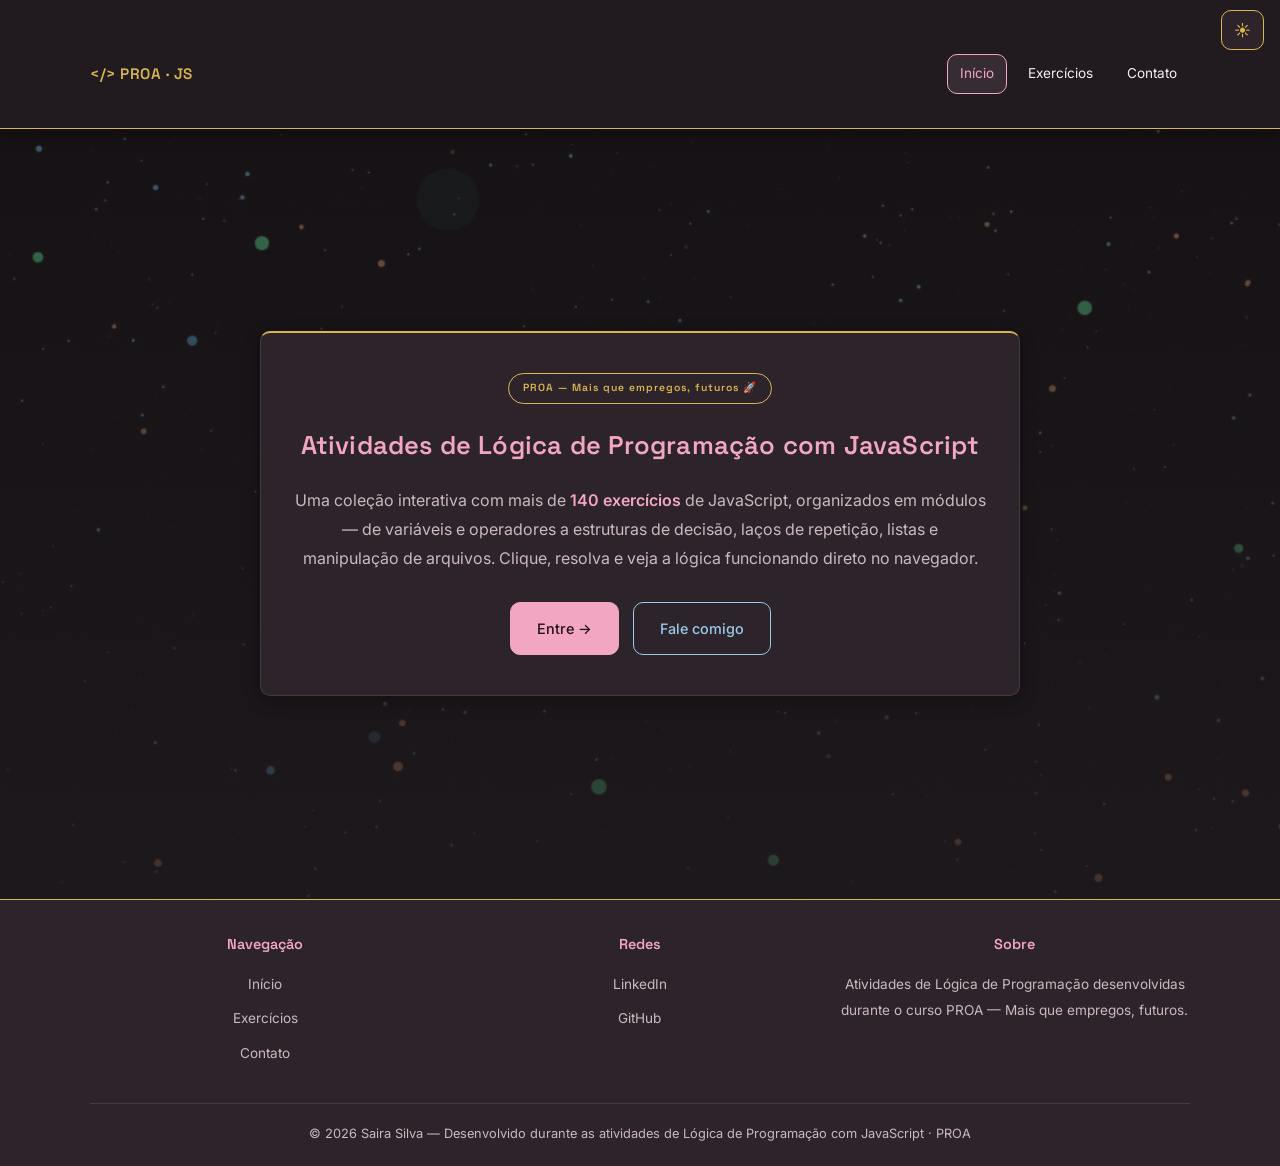
<file: index.html>
<!DOCTYPE html>
<html lang="pt-br">

<head>
    <meta charset="UTF-8">
    <meta name="viewport" content="width=device-width, initial-scale=1.0">
    <title>Atividades JS - Saira</title>
    <link rel="stylesheet" href="css/style.css">
    <link rel="icon" type="image/png" href="img/favicon.png">
</head>

<body class="landing-page">
    <button class="theme-toggle" onclick="alternarTema()" id="theme-toggle" aria-label="Alternar modo claro">☀️</button>

    <header class="site-header">
        <div class="nav-inner">
            <a href="index.html" class="brand">&lt;/&gt; PROA &middot; JS</a>
            <nav class="nav-links">
                <a href="index.html" class="active">Início</a>
                <a href="exercicios.html">Exercícios</a>
                <a href="contato.html">Contato</a>
            </nav>
        </div>
    </header>

    <main class="hero">
        <div class="hero-overlay"></div>
        <div class="hero-content">
            <span class="hero-badge">PROA &mdash; Mais que empregos, futuros 🚀</span>
            <h1>Atividades de Lógica de Programação com JavaScript</h1>
            <p class="hero-text">
                Uma coleção interativa com mais de <strong>140 exercícios</strong> de JavaScript,
                organizados em módulos &mdash; de variáveis e operadores a estruturas de decisão,
                laços de repetição, listas e manipulação de arquivos. Clique, resolva e veja a
                lógica funcionando direto no navegador.
            </p>
            <div class="hero-actions">
                <a href="exercicios.html" class="btn-primary">Entre &rarr;</a>
                <a href="contato.html" class="btn-secondary">Fale comigo</a>
            </div>
        </div>
    </main>

    <footer class="site-footer">
        <div class="footer-inner">
            <div class="footer-col">
                <h3>Navegação</h3>
                <a href="index.html">Início</a>
                <a href="exercicios.html">Exercícios</a>
                <a href="contato.html">Contato</a>
            </div>
            <div class="footer-col">
                <h3>Redes</h3>
                <a href="https://www.linkedin.com/in/saira-silva/" target="_blank" rel="noopener">LinkedIn</a>
                <a href="https://github.com/sairasilva" target="_blank" rel="noopener">GitHub</a>
            </div>
            <div class="footer-col footer-about">
                <h3>Sobre</h3>
                <p>Atividades de Lógica de Programação desenvolvidas durante o curso PROA &mdash; Mais que empregos,
                    futuros.</p>
            </div>
        </div>
        <p class="footer-credit">&copy; 2026 Saira Silva &mdash; Desenvolvido durante as atividades de Lógica de
            Programação com JavaScript &middot; PROA</p>
    </footer>

    <script src="js/script.js"></script>
</body>

</html>
</file>
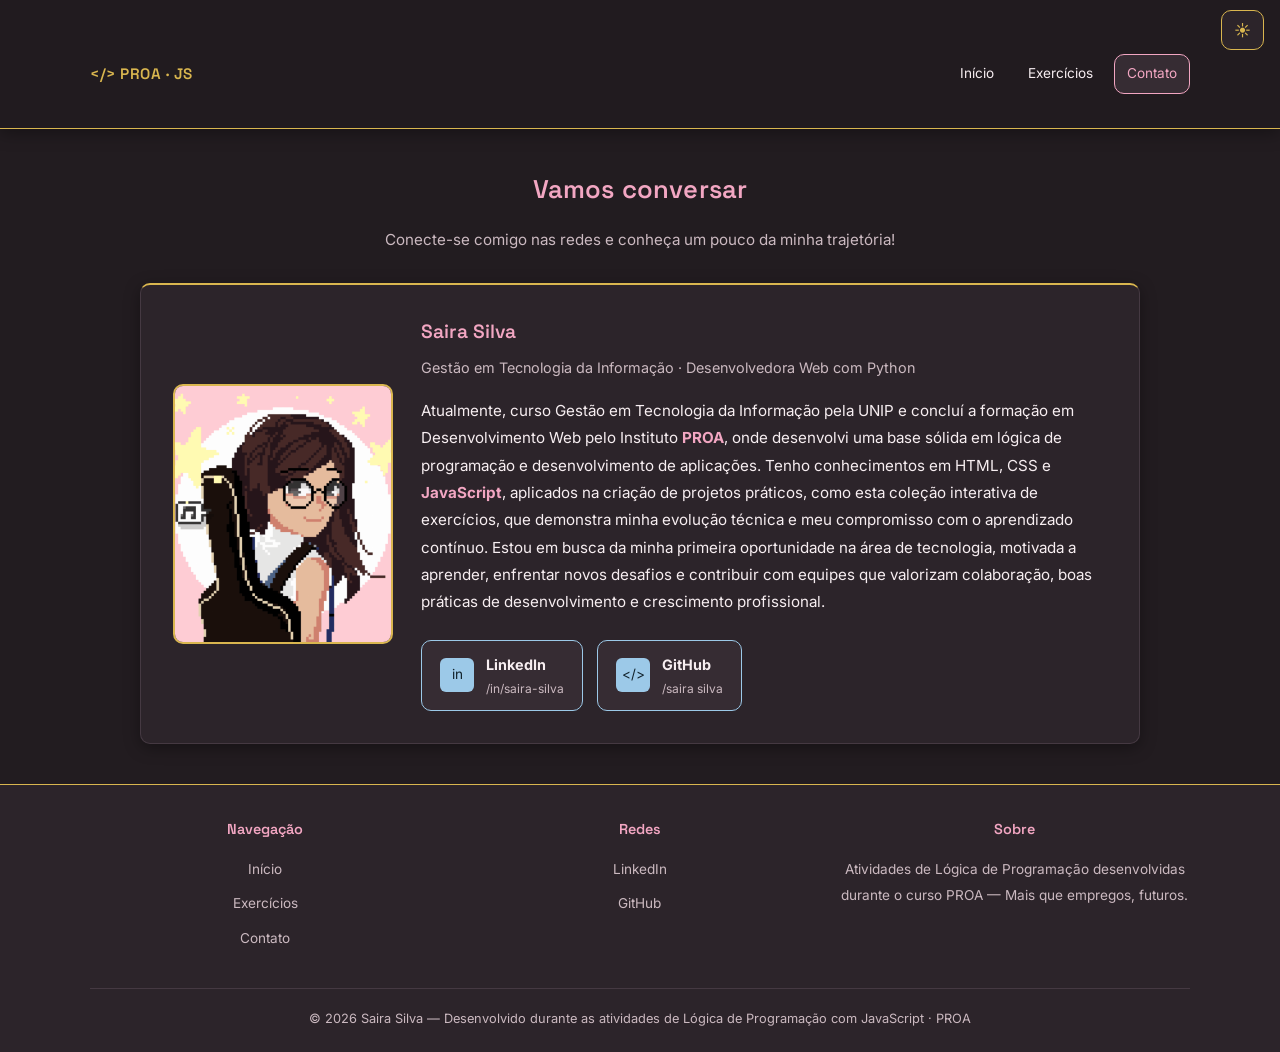
<file: contato.html>
<!DOCTYPE html>
<html lang="pt-br">

<head>
    <meta charset="UTF-8">
    <meta name="viewport" content="width=device-width, initial-scale=1.0">
    <title>Contato - Sobre mim</title>
    <link rel="stylesheet" href="css/style.css">
    <link rel="icon" type="image/png" href="img/favicon.png">
</head>

<body>
    <button class="theme-toggle" onclick="alternarTema()" id="theme-toggle" aria-label="Alternar modo claro">☀️</button>

    <header class="site-header">
        <div class="nav-inner">
            <a href="index.html" class="brand">&lt;/&gt; PROA &middot; JS</a>
            <nav class="nav-links">
                <a href="index.html">Início</a>
                <a href="exercicios.html">Exercícios</a>
                <a href="contato.html" class="active">Contato</a>
            </nav>
        </div>
    </header>

    <div class="page-head">
        <h1>Vamos conversar</h1>
        <p class="subtitle">Conecte-se comigo nas redes e conheça um pouco da minha trajetória!</p>
    </div>

    <main class="container contact-container">
        <article class="profile-card">
            <div class="profile-photo">
                <img src="img/sá.gif" alt="gif de Sá">
            </div>
            <div class="profile-info">
                <h2>Saira Silva</h2>
                <p class="profile-role"> Gestão em Tecnologia da Informação &middot; Desenvolvedora Web com Python</p>
                <p class="profile-bio">
                    Atualmente, curso Gestão em Tecnologia da Informação pela UNIP e concluí a formação em
                    Desenvolvimento
                    Web pelo Instituto <strong>PROA</strong>, onde desenvolvi uma base sólida em lógica de programação e
                    desenvolvimento
                    de aplicações.
                    Tenho conhecimentos em HTML, CSS e <strong>JavaScript</strong>, aplicados na criação de projetos
                    práticos, como esta
                    coleção interativa de exercícios, que demonstra minha evolução técnica e meu compromisso com o
                    aprendizado contínuo.
                    Estou em busca da minha primeira oportunidade na área de tecnologia, motivada a aprender, enfrentar
                    novos desafios e contribuir com equipes que valorizam colaboração, boas práticas de desenvolvimento
                    e crescimento profissional.

                </p>
                <div class="profile-links">
                    <a href="https://www.linkedin.com/in/saira-silva/" target="_blank" rel="noopener"
                        class="profile-link linkedin">
                        <span class="link-icon">in</span>
                        <span>
                            <strong>LinkedIn</strong>
                            <small>/in/saira-silva</small>
                        </span>
                    </a>
                    <a href="https://github.com/sairasilva" target="_blank" rel="noopener" class="profile-link github">
                        <span class="link-icon">&lt;/&gt;</span>
                        <span>
                            <strong>GitHub</strong>
                            <small>/saira silva</small>
                        </span>
                    </a>
                </div>
            </div>
        </article>
    </main>

    <footer class="site-footer">
        <div class="footer-inner">
            <div class="footer-col">
                <h3>Navegação</h3>
                <a href="index.html">Início</a>
                <a href="exercicios.html">Exercícios</a>
                <a href="contato.html">Contato</a>
            </div>
            <div class="footer-col">
                <h3>Redes</h3>
                <a href="https://www.linkedin.com/in/saira-silva/" target="_blank" rel="noopener">LinkedIn</a>
                <a href="https://github.com/sairasilva" target="_blank" rel="noopener">GitHub</a>
            </div>
            <div class="footer-col footer-about">
                <h3>Sobre</h3>
                <p>Atividades de Lógica de Programação desenvolvidas durante o curso PROA &mdash; Mais que empregos,
                    futuros.</p>
            </div>
        </div>
        <p class="footer-credit">&copy; 2026 Saira Silva &mdash; Desenvolvido durante as atividades de Lógica de
            Programação com JavaScript &middot; PROA</p>
    </footer>

    <script src="js/script.js"></script>
</body>

</html>
</file>
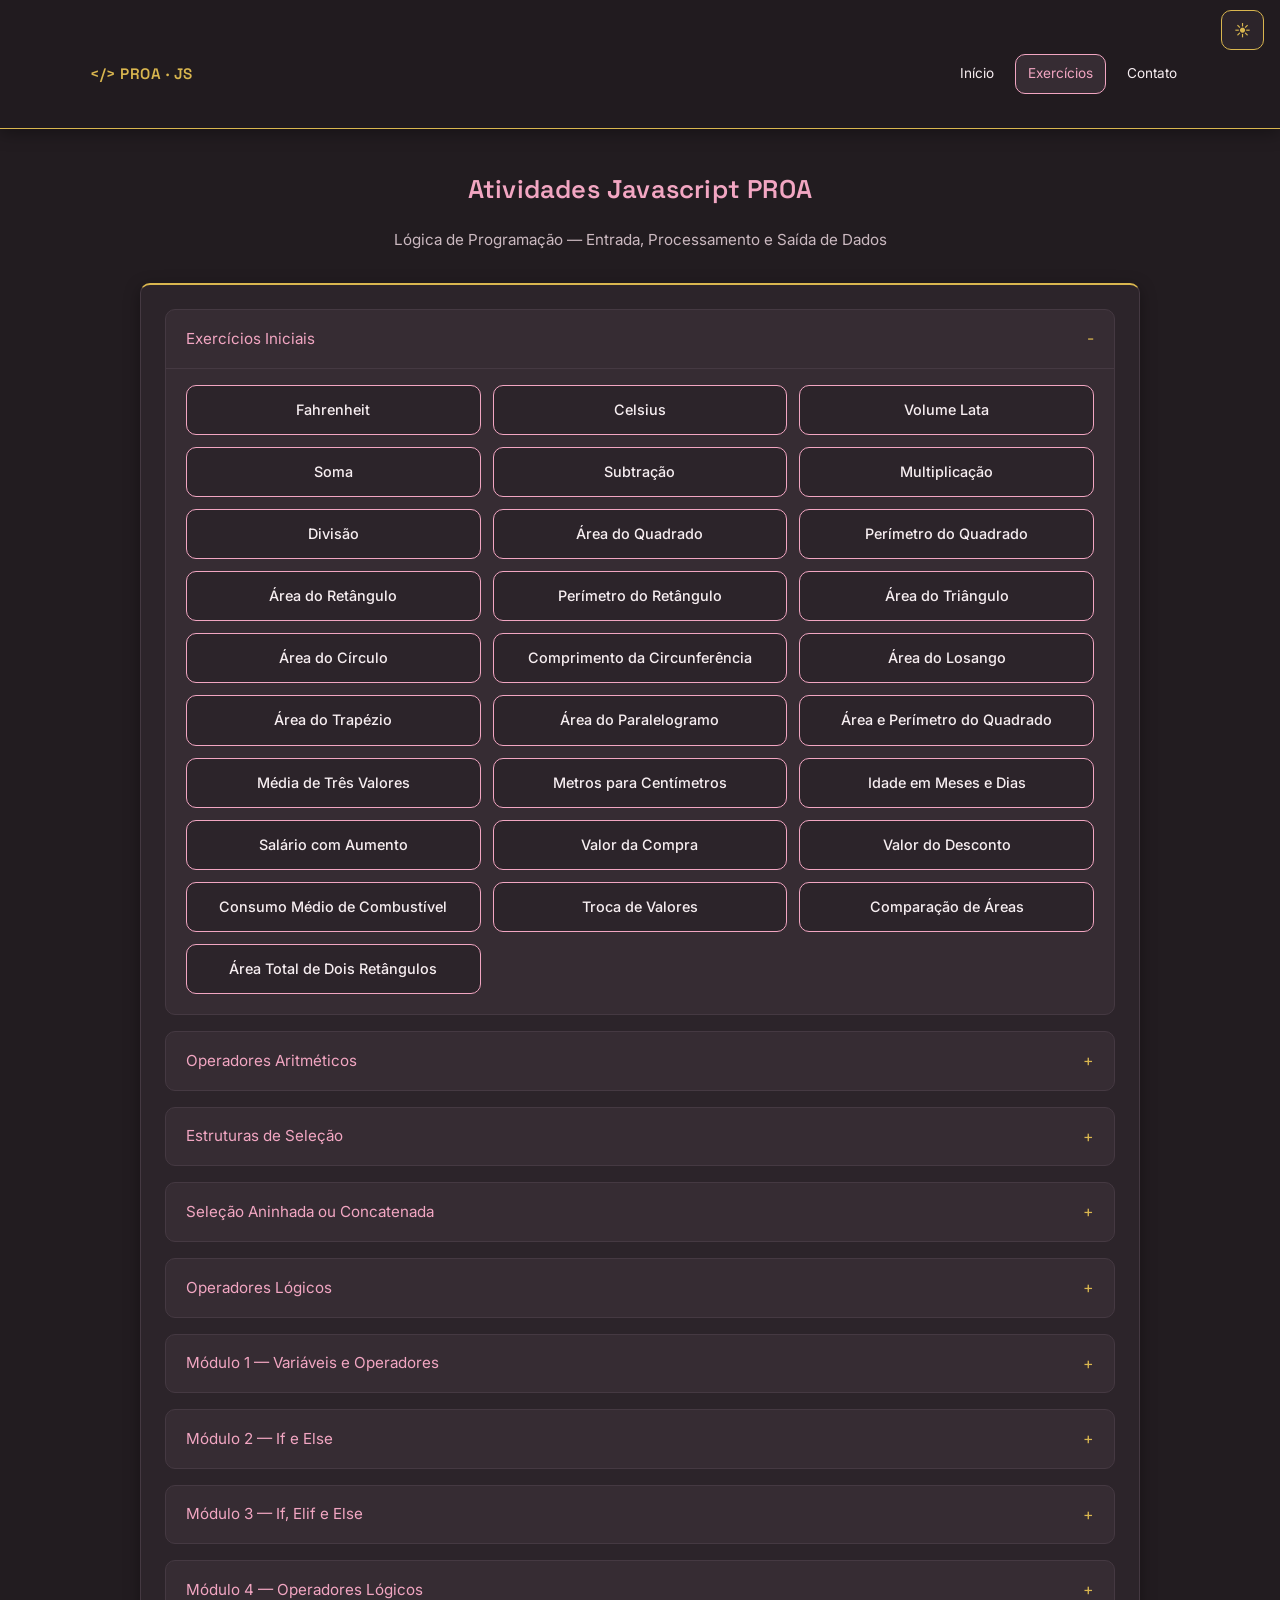
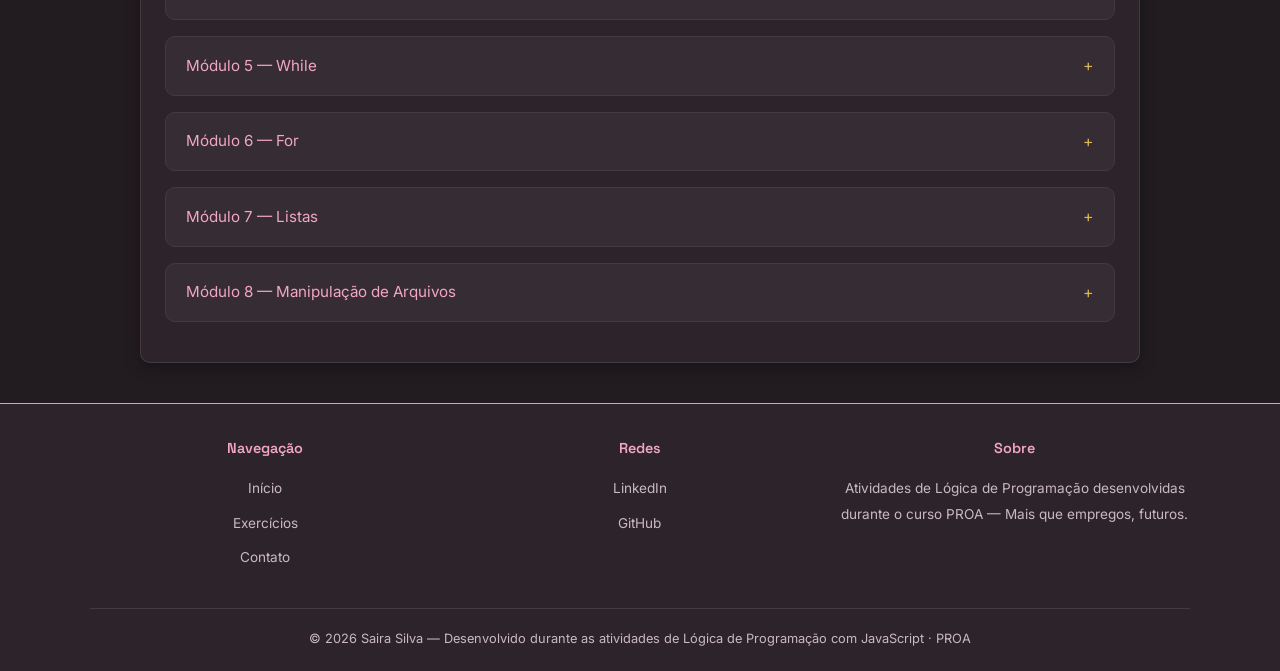
<file: exercicios.html>
<!DOCTYPE html>
<html lang="pt-br">

<head>
    <meta charset="UTF-8">
    <meta name="viewport" content="width=device-width, initial-scale=1.0">
    <title>Exercícios JS - PROA</title>
    <link rel="stylesheet" href="css/style.css">
    <link rel="icon" type="image/png" href="img/favicon.png">
</head>

<body>
    <button class="theme-toggle" onclick="alternarTema()" id="theme-toggle" aria-label="Alternar modo claro">☀️</button>

    <header class="site-header">
        <div class="nav-inner">
            <a href="index.html" class="brand">&lt;/&gt; PROA &middot; JS</a>
            <nav class="nav-links">
                <a href="index.html">Início</a>
                <a href="exercicios.html" class="active">Exercícios</a>
                <a href="contato.html">Contato</a>
            </nav>
        </div>
    </header>

    <div class="page-head">
        <h1>Atividades Javascript PROA</h1>
        <p class="subtitle">Lógica de Programação &mdash; Entrada, Processamento e Saída de Dados</p>
    </div>

    <main class="container">

        <details class="category" open>
            <summary>Exercícios Iniciais</summary>
            <div class="category-body">
                <div class="button-grid">
                    <button onclick="fahrenheit()"> Fahrenheit </button>
                    <button onclick="celsius()"> Celsius </button>
                    <button onclick="volumeLata()"> Volume Lata </button>
                    <button onclick="soma()"> Soma </button>
                    <button onclick="subtracao()"> Subtração </button>
                    <button onclick="multiplicacao()"> Multiplicação </button>
                    <button onclick="divisao()"> Divisão </button>
                    <button onclick="areaQuadrado()"> Área do Quadrado </button>
                    <button onclick="perimetroQuadrado()"> Perímetro do Quadrado </button>
                    <button onclick="areaRetangulo()"> Área do Retângulo </button>
                    <button onclick="perimetroRetangulo()"> Perímetro do Retângulo </button>
                    <button onclick="areaTriangulo()"> Área do Triângulo </button>
                    <button onclick="areaCirculo()"> Área do Círculo </button>
                    <button onclick="comprimentoCircunferencia()"> Comprimento da Circunferência </button>
                    <button onclick="areaLosango()"> Área do Losango </button>
                    <button onclick="areaTrapezio()"> Área do Trapézio </button>
                    <button onclick="areaParalelogramo()"> Área do Paralelogramo </button>
                    <button onclick="areaPerimetroQuadrado()"> Área e Perímetro do Quadrado </button>
                    <button onclick="mediaTresValores()"> Média de Três Valores </button>
                    <button onclick="metrosParaCentimetros()"> Metros para Centímetros </button>
                    <button onclick="idadeMesesDias()"> Idade em Meses e Dias </button>
                    <button onclick="salarioComAumento()"> Salário com Aumento </button>
                    <button onclick="valorCompra()"> Valor da Compra </button>
                    <button onclick="valorDesconto()"> Valor do Desconto </button>
                    <button onclick="consumoCombustivel()"> Consumo Médio de Combustível </button>
                    <button onclick="trocaValores()"> Troca de Valores </button>
                    <button onclick="comparacaoAreas()"> Comparação de Áreas </button>
                    <button onclick="areaTotalDoisRetangulos()"> Área Total de Dois Retângulos </button>
                </div>
            </div>
        </details>

        <details class="category">
            <summary>Operadores Aritméticos</summary>
            <div class="category-body">
                <div class="button-grid">
                    <button onclick="antecessorValor()"> Antecessor de um Valor </button>
                    <button onclick="areaRetanguloDimensoes()"> Área do Retângulo (Dimensões) </button>
                    <button onclick="idadeEmDias()"> Idade em Dias </button>
                    <button onclick="conversaoMetrosCentimetros()"> Conversão Metros &rarr; Centímetros </button>
                    <button onclick="areaQuadradoDobro()"> Área do Quadrado e o Dobro </button>
                    <button onclick="salarioPorHora()"> Salário por Hora Trabalhada </button>
                    <button onclick="percentualVotos()"> Percentual de Votos </button>
                    <button onclick="novoSalarioReajuste()"> Novo Salário com Reajuste </button>
                    <button onclick="custoFinalCarro()"> Custo Final do Carro </button>
                    <button onclick="salarioVendedorComissaoFixa()"> Salário do Vendedor (Comissão Fixa) </button>
                    <button onclick="fahrenheitParaCelsius()"> Fahrenheit para Celsius </button>
                    <button onclick="mediaPonderadaTresNotas()"> Média Ponderada (3 Notas) </button>
                    <button onclick="areaCirculoRaio()"> Área do Círculo (&pi;R&sup2;) </button>
                    <button onclick="numeroLampadas()"> Número de Lâmpadas </button>
                    <button onclick="caixasAzulejos()"> Caixas de Azulejos </button>
                    <button onclick="rendimentoTaxi()"> Rendimento do Táxi </button>
                    <button onclick="combustivelF1()"> Combustível Fórmula 1 </button>
                </div>
            </div>
        </details>

        <details class="category">
            <summary>Estruturas de Seleção</summary>
            <div class="category-body">
                <div class="button-grid">
                    <button onclick="maiorQue10()"> Maior que 10? </button>
                    <button onclick="positivoOuNegativo()"> Positivo ou Negativo </button>
                    <button onclick="custoMacas()"> Custo de Maçãs </button>
                    <button onclick="mediaAprovacao()"> Média e Aprovação </button>
                    <button onclick="podeVotar()"> Pode Votar? </button>
                    <button onclick="maiorDeDois()"> Maior de Dois Valores </button>
                    <button onclick="ordemCrescenteDois()"> Ordem Crescente (2 valores) </button>
                    <button onclick="duracaoJogoXadrez()"> Duração do Jogo de Xadrez </button>
                    <button onclick="salarioComHoraExtra()"> Salário com Hora Extra </button>
                    <button onclick="pesoIdealCorrigido()"> Peso Ideal (Algoritmo Corrigido) </button>
                    <button onclick="salarioComissaoProgressiva()"> Salário com Comissão Progressiva </button>
                    <button onclick="saldoBancario()"> Saldo Bancário </button>
                    <button onclick="controleEstoque()"> Controle de Estoque </button>
                </div>
            </div>
        </details>

        <details class="category">
            <summary>Seleção Aninhada ou Concatenada</summary>
            <div class="category-body">
                <div class="button-grid">
                    <button onclick="positivoNegativoZero()"> Positivo, Negativo ou Zero </button>
                    <button onclick="maiorDeTres()"> Maior de Três Valores </button>
                    <button onclick="somaDoisMaiores()"> Soma dos Dois Maiores </button>
                    <button onclick="ordemCrescenteTres()"> Ordem Crescente (3 valores) </button>
                    <button onclick="verificaTriangulo()"> Verifica Triângulo </button>
                    <button onclick="vencedorPartida()"> Vencedor da Partida </button>
                    <button onclick="comparaDoisValores()"> Compara Dois Valores </button>
                    <button onclick="testeMesaZ()"> Teste de Mesa (Z) </button>
                    <button onclick="descontoCombustivel()"> Desconto Combustível </button>
                    <button onclick="idadesHomensMulheres()"> Idades (Homens e Mulheres) </button>
                    <button onclick="precoFrutas()"> Preço de Frutas </button>
                    <button onclick="loginUsuario()"> Login de Usuário </button>
                    <button onclick="regiaoProcedencia()"> Região de Procedência </button>
                    <button onclick="mediaComOptativa()"> Média com Optativa </button>
                    <button onclick="mediaSemestralAprovado()"> Média Semestral - Aprovado </button>
                    <button onclick="mediaSemestralCompleta()"> Média Semestral Completa </button>
                    <button onclick="validaSenhaSimples()"> Valida Senha </button>
                    <button onclick="pesoIdealAlturaSexo()"> Peso Ideal (Altura e Sexo) </button>
                    <button onclick="parOuImpar()"> Par ou Ímpar </button>
                    <button onclick="poligonoRegular()"> Polígono Regular </button>
                    <button onclick="poligonoCompleto()"> Polígono (Completo) </button>
                    <button onclick="calculadoraOperacoes()"> Calculadora de Operações </button>
                    <button onclick="ordemDecrescenteTres()"> Ordem Decrescente (3 valores) </button>
                    <button onclick="tipoTrianguloLados()"> Tipo de Triângulo (Lados) </button>
                    <button onclick="tipoTrianguloAngulos()"> Tipo de Triângulo (Ângulos) </button>
                </div>
            </div>
        </details>

        <details class="category">
            <summary>Operadores Lógicos</summary>
            <div class="category-body">
                <div class="button-grid">
                    <button onclick="operadoresLogicos()"> Operadores Lógicos </button>
                    <button onclick="descontoPorQuantidade()"> Desconto por Quantidade </button>
                    <button onclick="conceitoAluno()"> Conceito do Aluno </button>
                    <button onclick="verificaAposentadoria()"> Verifica Aposentadoria </button>
                </div>
            </div>
        </details>

        <details class="category">
            <summary>Módulo 1 &mdash; Variáveis e Operadores</summary>
            <div class="category-body">
                <div class="button-grid">
                    <button onclick="valorPaes()"> Valor Total dos Pães </button>
                    <button onclick="sucessorValor()"> Sucessor de um Valor </button>
                    <button onclick="exibeIdade()"> Exibir Idade </button>
                    <button onclick="quilometrosParaMetros()"> Quilômetros para Metros </button>
                </div>
            </div>
        </details>

        <details class="category">
            <summary>Módulo 2 &mdash; If e Else</summary>
            <div class="category-body">
                <div class="button-grid">
                    <button onclick="podeTirarCNH()"> Pode Tirar CNH? </button>
                    <button onclick="multiploDeCinco()"> Múltiplo de 5 </button>
                    <button onclick="anoBissexto()"> Ano Bissexto </button>
                    <button onclick="validaSexo()"> Valida Sexo (M/F) </button>
                    <button onclick="entreDezECem()"> Está entre 10 e 100? </button>
                    <button onclick="verificaMulta()"> Verifica Multa </button>
                    <button onclick="menorDeTres()"> Menor de Três Valores </button>
                    <button onclick="freteGratis()"> Frete Grátis </button>
                    <button onclick="classificaTemperatura()"> Classifica Temperatura </button>
                </div>
            </div>
        </details>

        <details class="category">
            <summary>Módulo 3 &mdash; If, Elif e Else</summary>
            <div class="category-body">
                <div class="button-grid">
                    <button onclick="conceitoNota()"> Conceito por Nota (A&ndash;F) </button>
                    <button onclick="estacaoDoAno()"> Estação do Ano </button>
                    <button onclick="calculaIMC()"> Calcula IMC </button>
                    <button onclick="faixaEtaria()"> Faixa Etária </button>
                    <button onclick="diaDaSemana()"> Dia da Semana </button>
                    <button onclick="vogalOuConsoante()"> Vogal ou Consoante </button>
                    <button onclick="categoriaAtleta()"> Categoria do Atleta </button>
                    <button onclick="periodoDoDia()"> Período do Dia </button>
                    <button onclick="menuCaixaEletronico()"> Menu Caixa Eletrônico </button>
                    <button onclick="faixaTributacao()"> Faixa de Tributação </button>
                    <button onclick="categoriaPreco()"> Categoria de Preço </button>
                    <button onclick="nivelRPG()"> Nível RPG </button>
                    <button onclick="classificacaoIndicativa()"> Classificação Indicativa </button>
                </div>
            </div>
        </details>

        <details class="category">
            <summary>Módulo 4 &mdash; Operadores Lógicos</summary>
            <div class="category-body">
                <div class="button-grid">
                    <button onclick="entradaFesta()"> Entrada na Festa </button>
                    <button onclick="aprovacaoNotaFrequencia()"> Aprovação (Nota e Frequência) </button>
                    <button onclick="intervaloAceitavel()"> Intervalo Aceitável </button>
                    <button onclick="senhaSegura()"> Senha Segura </button>
                    <button onclick="financiamentoImovel()"> Financiamento de Imóvel </button>
                    <button onclick="validaData()"> Valida Data </button>
                    <button onclick="acessoAdministrativo()"> Acesso Administrativo </button>
                </div>
            </div>
        </details>

        <details class="category">
            <summary>Módulo 5 &mdash; While</summary>
            <div class="category-body">
                <div class="button-grid">
                    <button onclick="numeros1a10()"> Números de 1 a 10 </button>
                    <button onclick="contagemRegressiva()"> Contagem Regressiva </button>
                    <button onclick="soma1a100()"> Soma de 1 a 100 </button>
                    <button onclick="paresAte100()"> Pares até 100 </button>
                    <button onclick="imparesAte100()"> Ímpares até 100 </button>
                    <button onclick="lerAteZero()"> Ler até Zero </button>
                    <button onclick="somaValoresWhile()"> Somar Valores </button>
                    <button onclick="mediaValoresWhile()"> Média dos Valores </button>
                    <button onclick="contarNumeros()"> Contar Números </button>
                    <button onclick="menuPrincipal()"> Menu Principal </button>
                </div>
            </div>
        </details>

        <details class="category">
            <summary>Módulo 6 &mdash; For</summary>
            <div class="category-body">
                <div class="button-grid">
                    <button onclick="sequencia1a20()"> Sequência de 1 a 20 </button>
                    <button onclick="tabuada()"> Tabuada </button>
                    <button onclick="fatorial()"> Fatorial </button>
                    <button onclick="somaAteN()"> Soma até N </button>
                    <button onclick="contarCaracteres()"> Contar Caracteres </button>
                    <button onclick="contarVogais()"> Contar Vogais </button>
                    <button onclick="contarConsoantes()"> Contar Consoantes </button>
                    <button onclick="maiorDeDez()"> Maior de Dez Números </button>
                    <button onclick="menorDeDez()"> Menor de Dez Números </button>
                    <button onclick="mediaDezNotas()"> Média de Dez Notas </button>
                </div>
            </div>
        </details>

        <details class="category">
            <summary>Módulo 7 &mdash; Listas</summary>
            <div class="category-body">
                <div class="button-grid">
                    <button onclick="armazenarLista()"> Armazenar Lista </button>
                    <button onclick="estatisticasLista()"> Estatísticas da Lista </button>
                    <button onclick="contarParesLista()"> Contar Pares na Lista </button>
                    <button onclick="removerDuplicados()"> Remover Duplicados </button>
                    <button onclick="pesquisarElemento()"> Pesquisar Elemento </button>
                </div>
            </div>
        </details>

        <details class="category">
            <summary>Módulo 8 &mdash; Manipulação de Arquivos</summary>
            <div class="category-body">
                <div class="button-grid">
                    <button onclick="criarArquivoAlunos()"> Criar Arquivo de Alunos </button>
                    <button onclick="lerArquivoAlunos()"> Ler Arquivo de Alunos </button>
                    <button onclick="contarLinhasArquivo()"> Contar Linhas do Arquivo </button>
                    <button onclick="analisarArquivo()"> Analisar Arquivo </button>
                </div>
            </div>
        </details>

    </main>

    <footer class="site-footer">
        <div class="footer-inner">
            <div class="footer-col">
                <h3>Navegação</h3>
                <a href="index.html">Início</a>
                <a href="exercicios.html">Exercícios</a>
                <a href="contato.html">Contato</a>
            </div>
            <div class="footer-col">
                <h3>Redes</h3>
                <a href="https://www.linkedin.com/in/saira-silva/" target="_blank" rel="noopener">LinkedIn</a>
                <a href="https://github.com/sairasilva" target="_blank" rel="noopener">GitHub</a>
            </div>
            <div class="footer-col footer-about">
                <h3>Sobre</h3>
                <p>Atividades de Lógica de Programação desenvolvidas durante o curso PROA &mdash; Mais que empregos,
                    futuros.</p>
            </div>
        </div>
        <p class="footer-credit">&copy; 2026 Saira Silva &mdash; Desenvolvido durante as atividades de Lógica de
            Programação com JavaScript &middot; PROA</p>
    </footer>

    <script src="js/script.js"></script>
</body>

</html>
</file>
<file: css/style.css>
@import url('https://fonts.googleapis.com/css2?family=Space+Grotesk:wght@500;600;700&family=JetBrains+Mono:wght@400;500;700&family=Inter:wght@400;500;600;700&display=swap');

:root {
    /* Fonte de destaque (logo, titulos) */
    --font-display: "Space Grotesk", sans-serif;
    /* Fonte do corpo do texto */
    --font-body: "Inter", system-ui, -apple-system, sans-serif;
    /* Fonte para codigo e dados */
    --font-mono: "JetBrains Mono", "Fira Code", Consolas, monospace;

    --color-bg: #221c20;
    --color-surface: #2c242a;
    --color-surface-alt: #362c33;
    --color-text: #f7eef1;
    --color-muted: #cbb9c0;
    --color-border-soft: #453942;

    --color-primary: #f2a6c2;
    --color-primary-dark: #e685ab;
    --on-primary: #241017;

    --color-secondary: #9cc9e8;
    --color-secondary-dark: #7bb3da;
    --on-secondary: #12232c;

    --color-pastel-pink: #4a3540;
    --color-pastel-blue: #33404a;

    --color-gold: #d9b64f;
    --color-gold-dark: #b8952f;

    --color-success: #9fd8b3;
    --color-error: #f0a3a3;
    --color-warning: #f0cf8a;

    --radius: 10px;
    --shadow: 0 4px 16px rgba(0, 0, 0, 0.35);
    --focus-ring: 0 0 0 3px rgba(242, 166, 194, 0.35);
}

[data-theme="light"] {
    --color-bg: #fffaf9;
    --color-surface: #ffffff;
    --color-surface-alt: #fff4f7;
    --color-text: #201a1d;
    --color-muted: #6b5f63;
    --color-border-soft: #f0dbe2;

    --color-primary: #d6547f;
    --color-primary-dark: #b93d67;
    --on-primary: #ffffff;

    --color-secondary: #3f83b3;
    --color-secondary-dark: #326a92;
    --on-secondary: #ffffff;

    --color-pastel-pink: #ffd9e3;
    --color-pastel-blue: #cfe8fb;

    --color-gold: #b8860b;
    --color-gold-dark: #96700a;

    --color-success: #2f9e5b;
    --color-error: #d3453f;
    --color-warning: #a9760c;

    --shadow: 0 4px 16px rgba(0, 0, 0, 0.08);
    --focus-ring: 0 0 0 3px rgba(214, 84, 127, 0.22);
}

@media (prefers-reduced-motion: reduce) {
    *,
    *::before,
    *::after {
        animation-duration: 0.01ms !important;
        transition-duration: 0.01ms !important;
    }
}

* {
    box-sizing: border-box;
}

html {
    font-size: 16px;
}

body {
    font-family: var(--font-body);
    font-size: 1rem;
    background-color: var(--color-bg);
    color: var(--color-text);
    margin: 0;
    padding: 0;
    line-height: 1.6;
    min-height: 100vh;
    display: flex;
    flex-direction: column;
    transition: background-color 0.2s ease, color 0.2s ease;
}

.brand,
.hero-badge,
h1 {
    font-family: var(--font-display);
    font-weight: 600;
}

code,
pre,
kbd {
    font-family: var(--font-mono);
}

a:focus-visible,
button:focus-visible,
summary:focus-visible,
input:focus-visible,
select:focus-visible,
.theme-toggle:focus-visible {
    outline: 2px solid var(--color-primary);
    outline-offset: 3px;
    border-radius: 4px;
}

.site-header {
    position: sticky;
    top: 0;
    z-index: 50;
    background: color-mix(in srgb, var(--color-bg) 92%, transparent);
    backdrop-filter: blur(6px);
    border-bottom: 1px solid var(--color-gold);
    box-shadow: var(--shadow);
}

.nav-inner {
    width: min(1100px, 100% - 32px);
    margin: 0 auto;
    display: flex;
    align-items: center;
    justify-content: space-between;
    gap: 16px;
    padding: 14px 0;
    flex-wrap: wrap;
}

.brand {
    color: var(--color-gold);
    text-decoration: none;
    font-size: 0.95rem;
    letter-spacing: 0.5px;
}

.nav-links {
    display: flex;
    gap: 8px;
    flex-wrap: wrap;
}

.nav-links a {
    color: var(--color-text);
    text-decoration: none;
    font-size: 0.85rem;
    padding: 8px 12px;
    border-radius: var(--radius);
    border: 1px solid transparent;
    transition: background-color 0.15s ease, border-color 0.15s ease, color 0.15s ease;
}

.nav-links a:hover {
    border-color: var(--color-primary);
    color: var(--color-primary);
    background-color: var(--color-surface-alt);
}

.nav-links a.active {
    border-color: var(--color-primary);
    color: var(--color-primary);
    background-color: var(--color-surface-alt);
}

.page-head {
    text-align: center;
    padding: 40px 16px 10px;
}

header {
    text-align: center;
    padding: 40px 20px 20px;
}

h1 {
    margin: 0;
    font-size: 1.6rem;
    font-weight: 600;
    color: var(--color-primary);
    letter-spacing: 0.2px;
}

.subtitle {
    margin: 16px 0 0;
    color: var(--color-muted);
    font-size: 0.95rem;
    line-height: 1.8;
}

.container {
    background: var(--color-surface);
    padding: 24px;
    border-radius: var(--radius);
    width: min(1000px, 100% - 32px);
    margin: 20px auto 40px;
    box-shadow: var(--shadow);
    border: 1px solid var(--color-border-soft);
    border-top: 2px solid var(--color-gold);
}

h2 {
    text-align: center;
    font-size: 1.1rem;
}

label {
    display: block;
    margin-top: 10px;
    font-size: 0.9rem;
}

input,
select {
    width: 100%;
    padding: 10px 12px;
    margin-top: 5px;
    border-radius: 6px;
    border: 1px solid var(--color-border-soft);
    background-color: var(--color-surface-alt);
    color: var(--color-text);
    font-family: inherit;
    font-size: 0.95rem;
    transition: border-color 0.15s ease, box-shadow 0.15s ease;
}

input:focus,
select:focus {
    outline: none;
    border-color: var(--color-primary);
    box-shadow: var(--focus-ring);
}

.car-fields {
    display: none;
    margin-top: 15px;
    padding: 12px;
    background-color: var(--color-surface-alt);
    border: 1px solid var(--color-border-soft);
    border-radius: 8px;
}

.category {
    border: 1px solid var(--color-border-soft);
    border-radius: var(--radius);
    margin-bottom: 16px;
    background-color: var(--color-surface-alt);
    overflow: hidden;
}

.category summary {
    cursor: pointer;
    padding: 16px 20px;
    font-size: 0.95rem;
    color: var(--color-primary);
    list-style: none;
    display: flex;
    align-items: center;
    justify-content: space-between;
    transition: background-color 0.15s ease, border-color 0.15s ease;
}

.category summary::-webkit-details-marker {
    display: none;
}

.category summary::after {
    content: "+";
    font-size: 1rem;
    color: var(--color-gold);
}

.category[open] summary::after {
    content: "-";
}

.category summary:hover {
    background-color: var(--color-surface);
    border-bottom: 1px solid var(--color-gold);
}

.category-body {
    padding: 16px 20px 20px;
    border-top: 1px solid var(--color-border-soft);
}

.button-grid {
    display: grid;
    grid-template-columns: repeat(auto-fill, minmax(220px, 1fr));
    gap: 12px;
}

button {
    margin: 0;
    width: 100%;
    padding: 14px 12px;
    background-color: var(--color-surface);
    color: var(--color-text);
    border: 1px solid var(--color-primary);
    border-radius: var(--radius);
    cursor: pointer;
    font-family: inherit;
    font-size: 0.9rem;
    font-weight: 500;
    line-height: 1.4;
    transition: background-color 0.15s ease, transform 0.1s ease, border-color 0.15s ease;
}

button:hover {
    background-color: var(--color-primary);
    color: var(--on-primary);
    border-color: var(--color-primary);
}

button:active {
    transform: translateY(1px);
}

footer {
    text-align: center;
    margin-top: 30px;
    color: var(--color-muted);
    font-size: 0.85rem;
    line-height: 1.8;
}

.site-footer {
    margin-top: auto;
    background: var(--color-surface);
    border-top: 1px solid var(--color-gold);
    padding: 32px 0 20px;
}

.footer-inner {
    width: min(1100px, 100% - 32px);
    margin: 0 auto;
    display: grid;
    grid-template-columns: repeat(auto-fit, minmax(180px, 1fr));
    gap: 24px;
}

.footer-col h3 {
    color: var(--color-primary);
    font-size: 0.9rem;
    margin: 0 0 14px;
    font-family: var(--font-display);
    font-weight: 600;
}

.footer-col a {
    display: block;
    color: var(--color-muted);
    text-decoration: none;
    font-size: 0.85rem;
    margin-bottom: 10px;
    transition: color 0.15s ease;
}

.footer-col a:hover {
    color: var(--color-primary);
}

.footer-about p {
    color: var(--color-muted);
    font-size: 0.85rem;
    margin: 0;
    line-height: 1.9;
}

.footer-credit {
    width: min(1100px, 100% - 32px);
    margin: 28px auto 0;
    padding-top: 18px;
    border-top: 1px solid var(--color-border-soft);
    text-align: center;
    color: var(--color-muted);
    font-size: 0.8rem;
    line-height: 1.9;
}

/* ============================ PAGINA INICIAL (HERO) ============================ */
.hero {
    position: relative;
    flex: 1;
    display: flex;
    align-items: center;
    justify-content: center;
    min-height: calc(100vh - 130px);
    padding: 60px 20px;
    background-image: url("../img/fundo.jpg");
    background-size: cover;
    background-position: center;
    background-repeat: no-repeat;
    overflow: hidden;
}

.hero-overlay {
    position: absolute;
    inset: 0;
    background: linear-gradient(180deg, rgba(34, 28, 32, 0.65) 0%, rgba(34, 28, 32, 0.85) 100%);
}

[data-theme="light"] .hero-overlay {
    background: linear-gradient(180deg, rgba(255, 250, 249, 0.55) 0%, rgba(255, 250, 249, 0.85) 100%);
}

.hero-content {
    position: relative;
    z-index: 1;
    max-width: 760px;
    text-align: center;
    background: var(--color-surface);
    border: 1px solid var(--color-border-soft);
    border-top: 2px solid var(--color-gold);
    border-radius: var(--radius);
    padding: 40px 32px;
    box-shadow: var(--shadow);
}

.hero-badge {
    display: inline-block;
    color: var(--color-gold);
    border: 1px solid var(--color-gold);
    border-radius: 999px;
    padding: 6px 14px;
    font-size: 0.65rem;
    letter-spacing: 1px;
    margin-bottom: 22px;
}

.hero-content h1 {
    font-size: 1.6rem;
    line-height: 1.5;
    color: var(--color-primary);
    margin: 0 0 22px;
}

.hero-text {
    color: var(--color-muted);
    font-size: 1rem;
    line-height: 1.8;
    margin: 0 0 30px;
}

.hero-text strong {
    color: var(--color-primary);
    font-weight: 600;
}

.hero-actions {
    display: flex;
    gap: 14px;
    justify-content: center;
    flex-wrap: wrap;
}

.btn-primary,
.btn-secondary {
    display: inline-block;
    text-decoration: none;
    padding: 14px 26px;
    border-radius: var(--radius);
    font-size: 0.9rem;
    font-weight: 500;
    transition: background-color 0.15s ease, border-color 0.15s ease, color 0.15s ease, transform 0.1s ease;
}

.btn-primary {
    background: var(--color-primary);
    color: var(--on-primary);
    border: 1px solid var(--color-primary);
}

.btn-primary:hover {
    background: var(--color-primary-dark);
    border-color: var(--color-primary-dark);
}

.btn-secondary {
    background: transparent;
    color: var(--color-secondary);
    border: 1px solid var(--color-secondary);
}

.btn-secondary:hover {
    background: var(--color-secondary);
    color: var(--on-secondary);
}

.btn-primary:active,
.btn-secondary:active {
    transform: translateY(1px);
}

/* ============================ PAGINA DE CONTATO ============================ */
.contact-container {
    background: transparent;
    border: none;
    box-shadow: none;
    padding: 0;
}

.profile-card {
    display: flex;
    flex-wrap: wrap;
    gap: 28px;
    align-items: center;
    background: var(--color-surface);
    border: 1px solid var(--color-border-soft);
    border-top: 2px solid var(--color-gold);
    border-radius: var(--radius);
    padding: 32px;
    box-shadow: var(--shadow);
}

.profile-photo {
    flex: 0 0 220px;
    margin: 0 auto;
}

.profile-photo img {
    width: 220px;
    height: 260px;
    object-fit: cover;
    border-radius: var(--radius);
    border: 2px solid var(--color-gold);
    display: block;
}

.profile-info {
    flex: 1;
    min-width: 260px;
}

.profile-info h2 {
    text-align: left;
    margin: 0 0 8px;
    color: var(--color-primary);
    font-family: var(--font-display);
    font-weight: 600;
    font-size: 1.2rem;
}

.profile-role {
    color: var(--color-muted);
    font-size: 0.9rem;
    margin: 0 0 18px;
}

.profile-bio {
    font-size: 0.95rem;
    line-height: 1.8;
    color: var(--color-text);
    margin: 0 0 24px;
}

.profile-bio strong {
    color: var(--color-primary);
}

.profile-links {
    display: flex;
    gap: 14px;
    flex-wrap: wrap;
}

.profile-link {
    display: flex;
    align-items: center;
    gap: 12px;
    text-decoration: none;
    padding: 12px 18px;
    border-radius: var(--radius);
    border: 1px solid var(--color-secondary);
    background: var(--color-surface-alt);
    color: var(--color-text);
    transition: background-color 0.15s ease, border-color 0.15s ease, transform 0.1s ease;
}

.profile-link:hover {
    background: var(--color-secondary);
    color: var(--on-secondary);
    border-color: var(--color-secondary);
    transform: translateY(-2px);
}

.profile-link .link-icon {
    display: inline-flex;
    align-items: center;
    justify-content: center;
    width: 34px;
    height: 34px;
    border-radius: 6px;
    background: var(--color-secondary);
    color: var(--on-secondary);
    font-size: 0.85rem;
}

.profile-link strong {
    display: block;
    font-size: 0.9rem;
}

.profile-link small {
    display: block;
    color: var(--color-muted);
    font-size: 0.75rem;
    margin-top: 3px;
}

.profile-link:hover small {
    color: var(--on-secondary);
    opacity: 0.85;
}

@media (max-width: 600px) {
    .hero-content h1 {
        font-size: 1.3rem;
    }
    .profile-info h2 {
        text-align: center;
    }
    .profile-links {
        justify-content: center;
    }
}

.theme-toggle {
    position: fixed;
    top: 10px;
    right: 16px;
    z-index: 60;
    width: auto;
    padding: 8px 12px;
    font-size: 1rem;
    background-color: var(--color-surface);
    color: var(--color-gold);
    border: 1px solid var(--color-gold);
}

.theme-toggle:hover {
    background-color: var(--color-gold);
    color: var(--color-bg);
}
</file>
